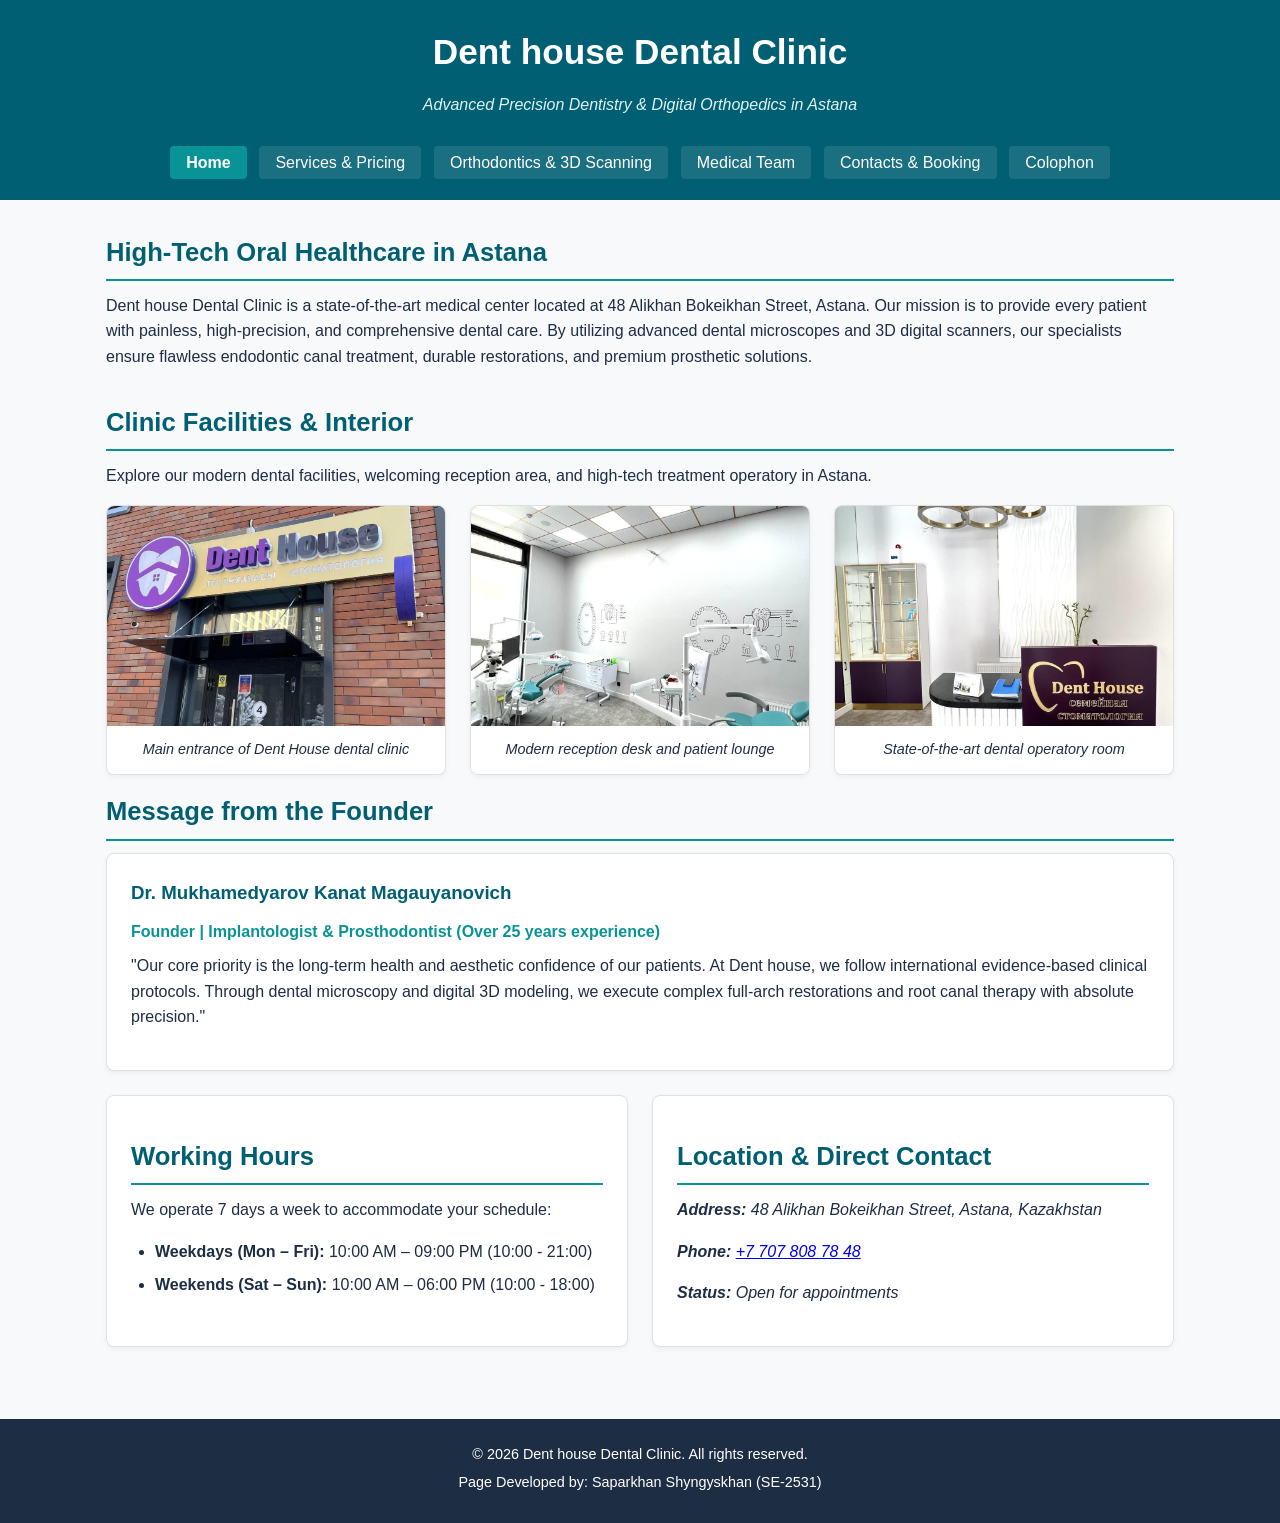
<file: index.html>
<!DOCTYPE html>
<html lang="en">
<head>
  <meta charset="UTF-8">
  <meta name="viewport" content="width=device-width, initial-scale=1.0">
  <meta name="author" content="Saparkhan Shyngyskhan">
  <meta name="description" content="Official website of Dent house dental clinic in Astana. High-precision microscopic treatment and digital orthopedics.">
  <title>Dent house — Dental Clinic in Astana</title>
  <link rel="stylesheet" href="styles.css">
</head>
<body>
<!-- Author: Saparkhan Shyngyskhan | Group: SE-2531 -->

<header class="main-header">
  <div class="header-container">
    <h1 class="site-title">Dent house Dental Clinic</h1>
    <p class="site-tagline">Advanced Precision Dentistry & Digital Orthopedics in Astana</p>
    <nav class="main-nav">
      <ul class="nav-list">
        <li><a href="index.html" class="nav-link active">Home</a></li>
        <li><a href="services.html" class="nav-link">Services & Pricing</a></li>
        <li><a href="orthodontics.html" class="nav-link">Orthodontics & 3D Scanning</a></li>
        <li><a href="team.html" class="nav-link">Medical Team</a></li>
        <li><a href="contacts.html" class="nav-link">Contacts & Booking</a></li>
        <li><a href="colophon.html" class="nav-link">Colophon</a></li>
      </ul>
    </nav>
  </div>
</header>

<main class="main-content">
  <section class="hero-section">
    <h2>High-Tech Oral Healthcare in Astana</h2>
    <p>Dent house Dental Clinic is a state-of-the-art medical center located at 48 Alikhan Bokeikhan Street, Astana. Our mission is to provide every patient with painless, high-precision, and comprehensive dental care. By utilizing advanced dental microscopes and 3D digital scanners, our specialists ensure flawless endodontic canal treatment, durable restorations, and premium prosthetic solutions.</p>
  </section>

  <section class="clinic-gallery">
    <h2>Clinic Facilities & Interior</h2>
    <p>Explore our modern dental facilities, welcoming reception area, and high-tech treatment operatory in Astana.</p>

    <div class="gallery-grid">
      <figure class="gallery-card">
        <img src="images/1.jpeg" alt="Dent House exterior" class="gallery-img">
        <figcaption>Main entrance of Dent House dental clinic</figcaption>
      </figure>

      <figure class="gallery-card">
        <img src="images/2.jpeg" alt="Dent House reception" class="gallery-img">
        <figcaption>Modern reception desk and patient lounge</figcaption>
      </figure>

      <figure class="gallery-card">
        <img src="images/3.jpeg" alt="Dent House operatory" class="gallery-img">
        <figcaption>State-of-the-art dental operatory room</figcaption>
      </figure>
    </div>
  </section>

  <section class="founder-section">
    <h2>Message from the Founder</h2>
    <article class="founder-card">
      <h3>Dr. Mukhamedyarov Kanat Magauyanovich</h3>
      <p class="role-title">Founder | Implantologist & Prosthodontist (Over 25 years experience)</p>
      <blockquote cite="https://denthouse.kz">
        <p>"Our core priority is the long-term health and aesthetic confidence of our patients. At Dent house, we follow international evidence-based clinical protocols. Through dental microscopy and digital 3D modeling, we execute complex full-arch restorations and root canal therapy with absolute precision."</p>
      </blockquote>
    </article>
  </section>

  <section class="info-grid">
    <div class="info-card">
      <h2>Working Hours</h2>
      <p>We operate 7 days a week to accommodate your schedule:</p>
      <ul class="schedule-list">
        <li><strong>Weekdays (Mon – Fri):</strong> 10:00 AM – 09:00 PM (10:00 - 21:00)</li>
        <li><strong>Weekends (Sat – Sun):</strong> 10:00 AM – 06:00 PM (10:00 - 18:00)</li>
      </ul>
    </div>

    <div class="info-card">
      <h2>Location & Direct Contact</h2>
      <address class="contact-address">
        <p><strong>Address:</strong> 48 Alikhan Bokeikhan Street, Astana, Kazakhstan</p>
        <p><strong>Phone:</strong> <a href="tel:+77078087848" class="phone-link">+7 707 808 78 48</a></p>
        <p><strong>Status:</strong> Open for appointments</p>
      </address>
    </div>
  </section>
</main>

<footer class="main-footer">
  <p>&copy; 2026 Dent house Dental Clinic. All rights reserved.</p>
  <p>Page Developed by: Saparkhan Shyngyskhan (SE-2531)</p>
</footer>
</body>
</html>
</file>
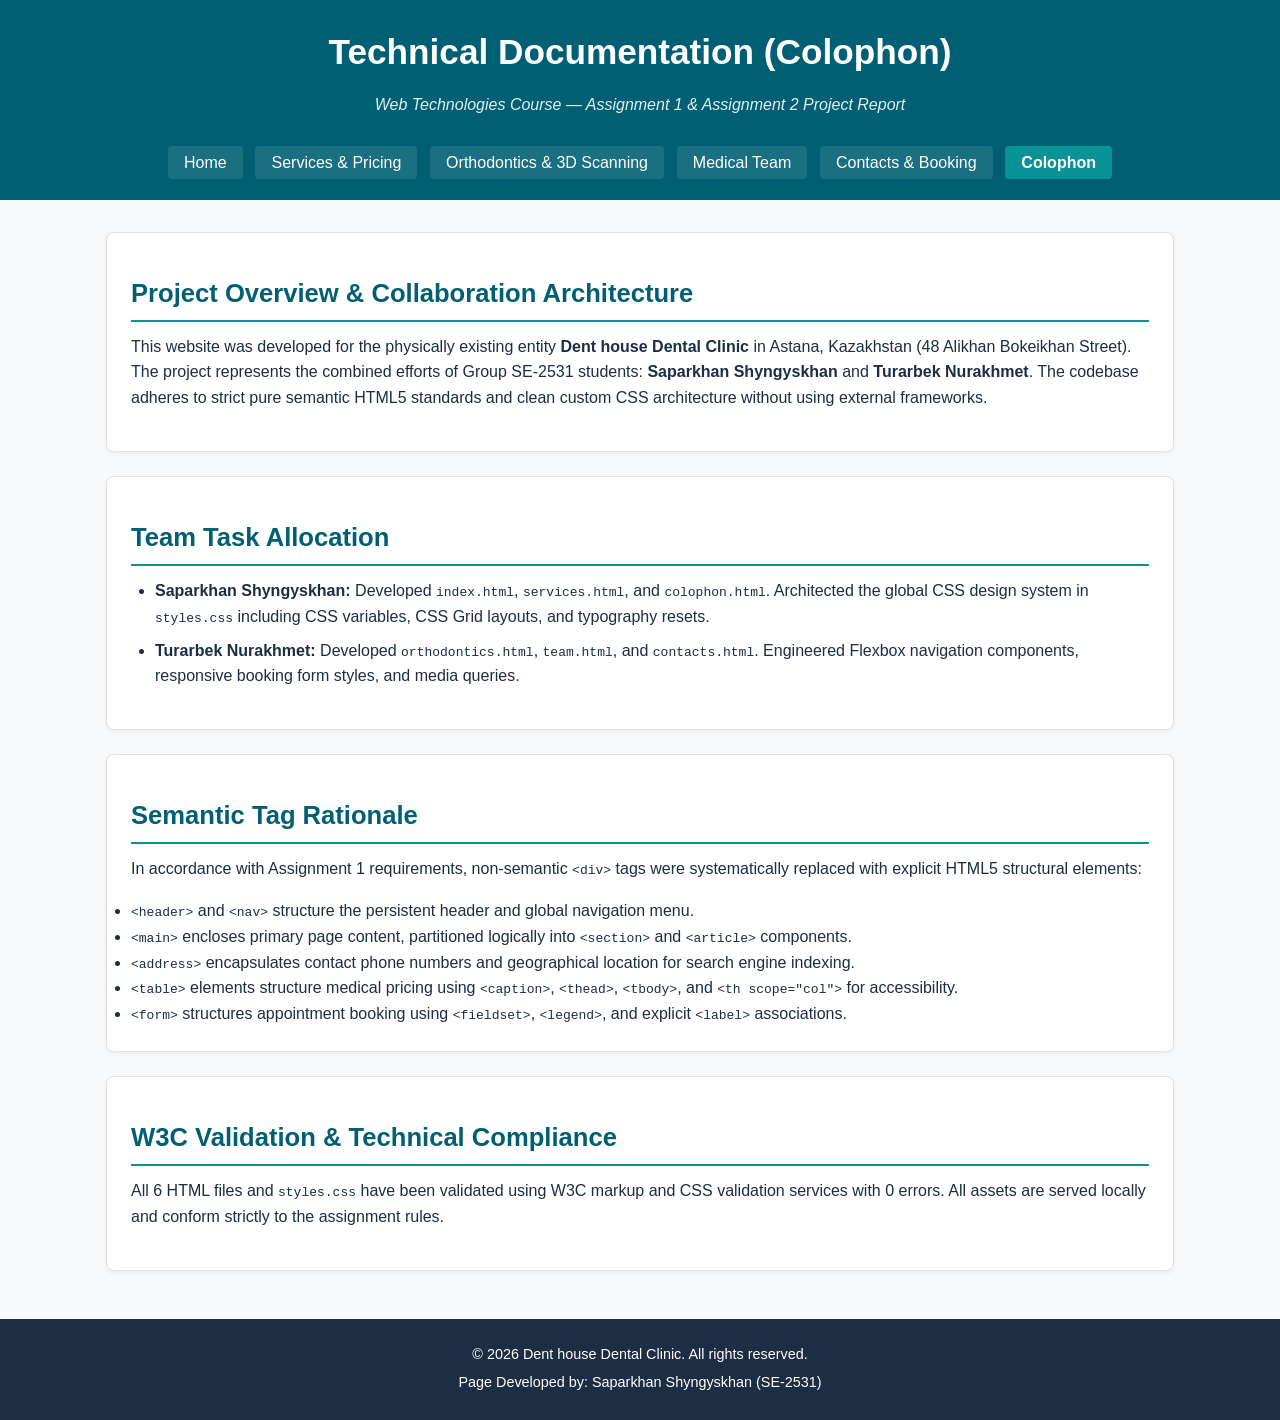
<file: colophon.html>
<!DOCTYPE html>
<html lang="en">
<head>
  <meta charset="UTF-8">
  <meta name="viewport" content="width=device-width, initial-scale=1.0">
  <meta name="author" content="Saparkhan Shyngyskhan">
  <meta name="description" content="Technical documentation and colophon for Dent house dental clinic website project. Group SE-2531.">
  <title>Colophon & Technical Documentation — Dent house Clinic</title>
  <link rel="stylesheet" href="styles.css">
</head>
<body>
<!-- Author: Saparkhan Shyngyskhan | Group: SE-2531 -->

<header class="main-header">
  <div class="header-container">
    <h1 class="site-title">Technical Documentation (Colophon)</h1>
    <p class="site-tagline">Web Technologies Course — Assignment 1 & Assignment 2 Project Report</p>
    <nav class="main-nav">
      <ul class="nav-list">
        <li><a href="index.html" class="nav-link">Home</a></li>
        <li><a href="services.html" class="nav-link">Services & Pricing</a></li>
        <li><a href="orthodontics.html" class="nav-link">Orthodontics & 3D Scanning</a></li>
        <li><a href="team.html" class="nav-link">Medical Team</a></li>
        <li><a href="contacts.html" class="nav-link">Contacts & Booking</a></li>
        <li><a href="colophon.html" class="nav-link active">Colophon</a></li>
      </ul>
    </nav>
  </div>
</header>

<main class="main-content">
  <section class="doc-section">
    <h2>Project Overview & Collaboration Architecture</h2>
    <p>This website was developed for the physically existing entity <strong>Dent house Dental Clinic</strong> in Astana, Kazakhstan (48 Alikhan Bokeikhan Street). The project represents the combined efforts of Group SE-2531 students: <strong>Saparkhan Shyngyskhan</strong> and <strong>Turarbek Nurakhmet</strong>. The codebase adheres to strict pure semantic HTML5 standards and clean custom CSS architecture without using external frameworks.</p>
  </section>

  <section class="doc-section">
    <h2>Team Task Allocation</h2>
    <ul class="task-list">
      <li><strong>Saparkhan Shyngyskhan:</strong> Developed <code>index.html</code>, <code>services.html</code>, and <code>colophon.html</code>. Architected the global CSS design system in <code>styles.css</code> including CSS variables, CSS Grid layouts, and typography resets.</li>
      <li><strong>Turarbek Nurakhmet:</strong> Developed <code>orthodontics.html</code>, <code>team.html</code>, and <code>contacts.html</code>. Engineered Flexbox navigation components, responsive booking form styles, and media queries.</li>
    </ul>
  </section>

  <section class="doc-section">
    <h2>Semantic Tag Rationale</h2>
    <p>In accordance with Assignment 1 requirements, non-semantic <code>&lt;div&gt;</code> tags were systematically replaced with explicit HTML5 structural elements:</p>
    <ul>
      <li><code>&lt;header&gt;</code> and <code>&lt;nav&gt;</code> structure the persistent header and global navigation menu.</li>
      <li><code>&lt;main&gt;</code> encloses primary page content, partitioned logically into <code>&lt;section&gt;</code> and <code>&lt;article&gt;</code> components.</li>
      <li><code>&lt;address&gt;</code> encapsulates contact phone numbers and geographical location for search engine indexing.</li>
      <li><code>&lt;table&gt;</code> elements structure medical pricing using <code>&lt;caption&gt;</code>, <code>&lt;thead&gt;</code>, <code>&lt;tbody&gt;</code>, and <code>&lt;th scope="col"&gt;</code> for accessibility.</li>
      <li><code>&lt;form&gt;</code> structures appointment booking using <code>&lt;fieldset&gt;</code>, <code>&lt;legend&gt;</code>, and explicit <code>&lt;label&gt;</code> associations.</li>
    </ul>
  </section>

  <section class="doc-section">
    <h2>W3C Validation & Technical Compliance</h2>
    <p>All 6 HTML files and <code>styles.css</code> have been validated using W3C markup and CSS validation services with 0 errors. All assets are served locally and conform strictly to the assignment rules.</p>
  </section>
</main>

<footer class="main-footer">
  <p>&copy; 2026 Dent house Dental Clinic. All rights reserved.</p>
  <p>Page Developed by: Saparkhan Shyngyskhan (SE-2531)</p>
</footer>
</body>
</html>
</file>
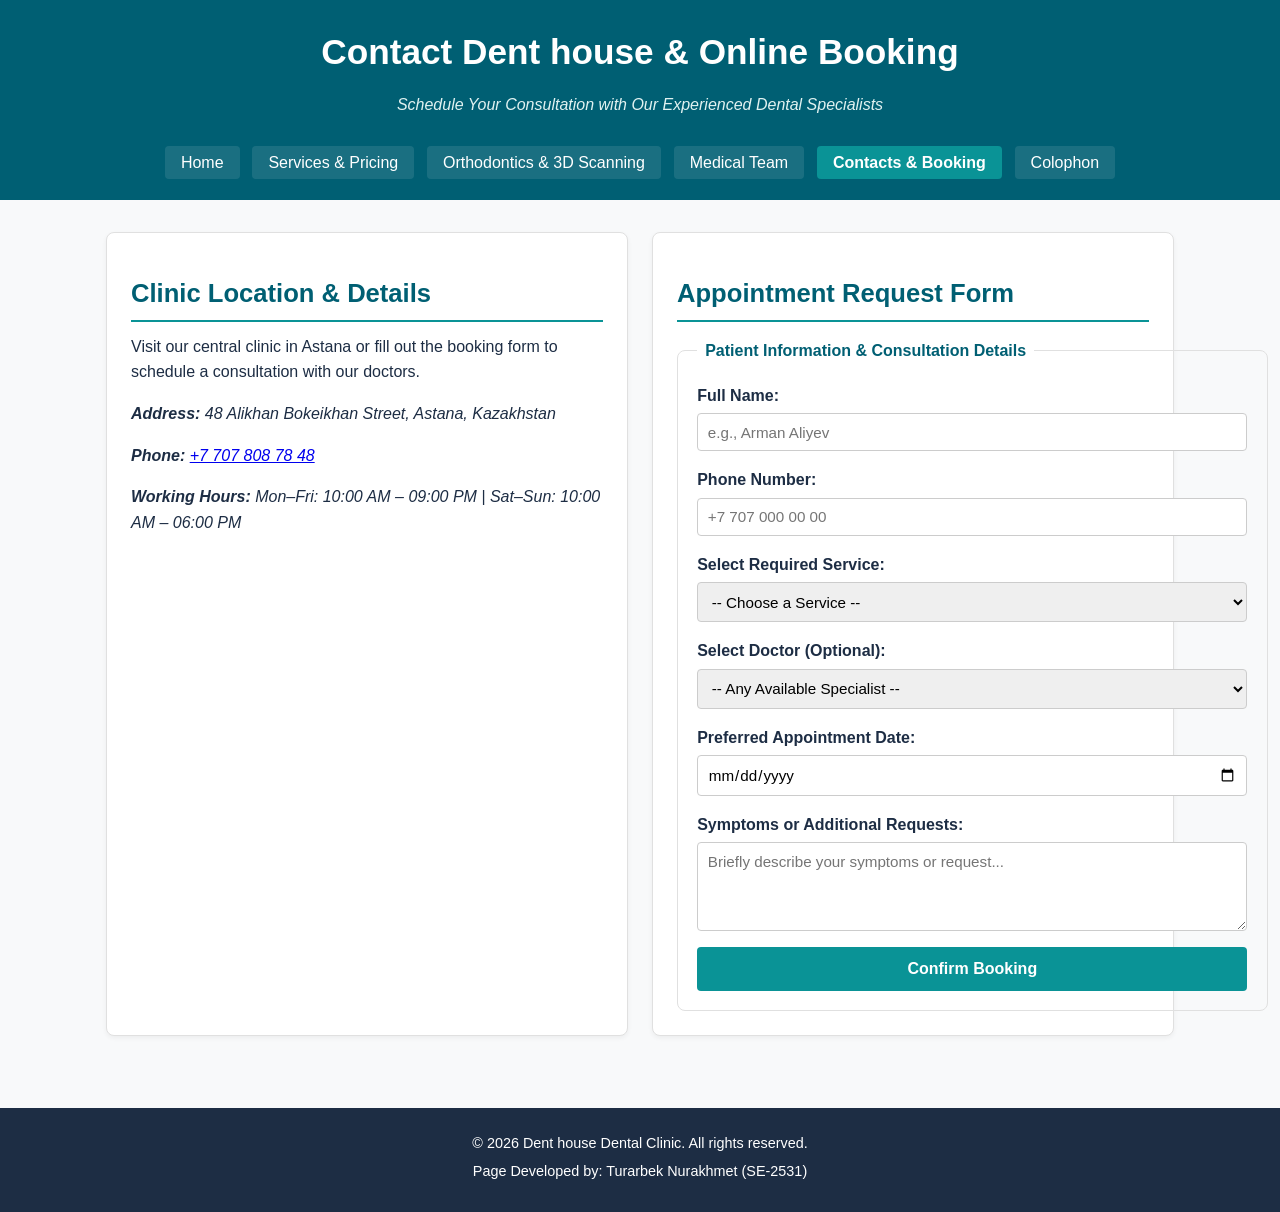
<file: contacts.html>
<!DOCTYPE html>
<html lang="en">
<head>
  <meta charset="UTF-8">
  <meta name="viewport" content="width=device-width, initial-scale=1.0">
  <meta name="author" content="Turarbek Nurakhmet">
  <meta name="description" content="Contact details and online appointment booking form for Dent house dental clinic in Astana.">
  <title>Contacts & Booking — Dent house Clinic</title>
  <link rel="stylesheet" href="styles.css">
</head>
<body>
<!-- Author: Turarbek Nurakhmet | Group: SE-2531 -->

<header class="main-header">
  <div class="header-container">
    <h1 class="site-title">Contact Dent house & Online Booking</h1>
    <p class="site-tagline">Schedule Your Consultation with Our Experienced Dental Specialists</p>
    <nav class="main-nav">
      <ul class="nav-list">
        <li><a href="index.html" class="nav-link">Home</a></li>
        <li><a href="services.html" class="nav-link">Services & Pricing</a></li>
        <li><a href="orthodontics.html" class="nav-link">Orthodontics & 3D Scanning</a></li>
        <li><a href="team.html" class="nav-link">Medical Team</a></li>
        <li><a href="contacts.html" class="nav-link active">Contacts & Booking</a></li>
        <li><a href="colophon.html" class="nav-link">Colophon</a></li>
      </ul>
    </nav>
  </div>
</header>

<main class="main-content">
  <section class="contact-grid">
    <div class="contact-info-card">
      <h2>Clinic Location & Details</h2>
      <p>Visit our central clinic in Astana or fill out the booking form to schedule a consultation with our doctors.</p>
      <address class="contact-details">
        <p><strong>Address:</strong> 48 Alikhan Bokeikhan Street, Astana, Kazakhstan</p>
        <p><strong>Phone:</strong> <a href="tel:+77078087848" class="phone-link">+7 707 808 78 48</a></p>
        <p><strong>Working Hours:</strong> Mon–Fri: 10:00 AM – 09:00 PM | Sat–Sun: 10:00 AM – 06:00 PM</p>
      </address>
    </div>

    <div class="booking-form-wrapper">
      <h2>Appointment Request Form</h2>
      <form action="#" method="post" class="appointment-form">
        <fieldset class="form-group">
          <legend>Patient Information & Consultation Details</legend>

          <div class="form-field">
            <label for="fullname">Full Name:</label>
            <input type="text" id="fullname" name="fullname" required placeholder="e.g., Arman Aliyev">
          </div>

          <div class="form-field">
            <label for="phone">Phone Number:</label>
            <input type="tel" id="phone" name="phone" required placeholder="+7 707 000 00 00">
          </div>

          <div class="form-field">
            <label for="service">Select Required Service:</label>
            <select id="service" name="service" required>
              <option value="">-- Choose a Service --</option>
              <option value="caries">Caries Treatment (From 24,000 KZT)</option>
              <option value="extraction">Tooth Extraction (From 20,000 KZT)</option>
              <option value="microscope">Microscopic Root Canal Therapy</option>
              <option value="implantation">Dental Implantation (From 200,000 KZT)</option>
              <option value="crown">Zirconia / Metal-Ceramic Crown</option>
              <option value="orthodontics">Orthodontics & 3D Intraoral Scanning</option>
              <option value="pediatric">Pediatric Dental Care</option>
            </select>
          </div>

          <div class="form-field">
            <label for="doctor">Select Doctor (Optional):</label>
            <select id="doctor" name="doctor">
              <option value="">-- Any Available Specialist --</option>
              <option value="kanat">Dr. Mukhamedyarov Kanat Magauyanovich (Implantologist / Prosthodontist)</option>
              <option value="bagzhan">Dr. Tauershe Bagzhan Ordabayevich (Surgeon / Implantologist)</option>
              <option value="sarzhan">Dr. Kenzhe Sarzhan Baizhanovich (Therapist / Surgeon)</option>
              <option value="zukhra">Dr. Sagimbayeva Zukhra Berikovna (Microscopist)</option>
              <option value="zhamilya">Dr. Shalabay Zhamilya Kairatovna (Microscopist)</option>
              <option value="svetlana">Dr. Tukesheva Svetlana Maratovna (Periodontist)</option>
              <option value="symbat">Dr. Abzhapbar Symbat Bagdatovna (Pediatric / Microscopist)</option>
              <option value="alma">Dr. Otarbayeva Alma Amanzholovna (Orthodontist)</option>
            </select>
          </div>

          <div class="form-field">
            <label for="visit-date">Preferred Appointment Date:</label>
            <input type="date" id="visit-date" name="visit-date" required>
          </div>

          <div class="form-field">
            <label for="comments">Symptoms or Additional Requests:</label>
            <textarea id="comments" name="comments" rows="4" placeholder="Briefly describe your symptoms or request..."></textarea>
          </div>

          <button type="submit" class="submit-btn">Confirm Booking</button>
        </fieldset>
      </form>
    </div>
  </section>
</main>

<footer class="main-footer">
  <p>&copy; 2026 Dent house Dental Clinic. All rights reserved.</p>
  <p>Page Developed by: Turarbek Nurakhmet (SE-2531)</p>
</footer>
</body>
</html>
</file>
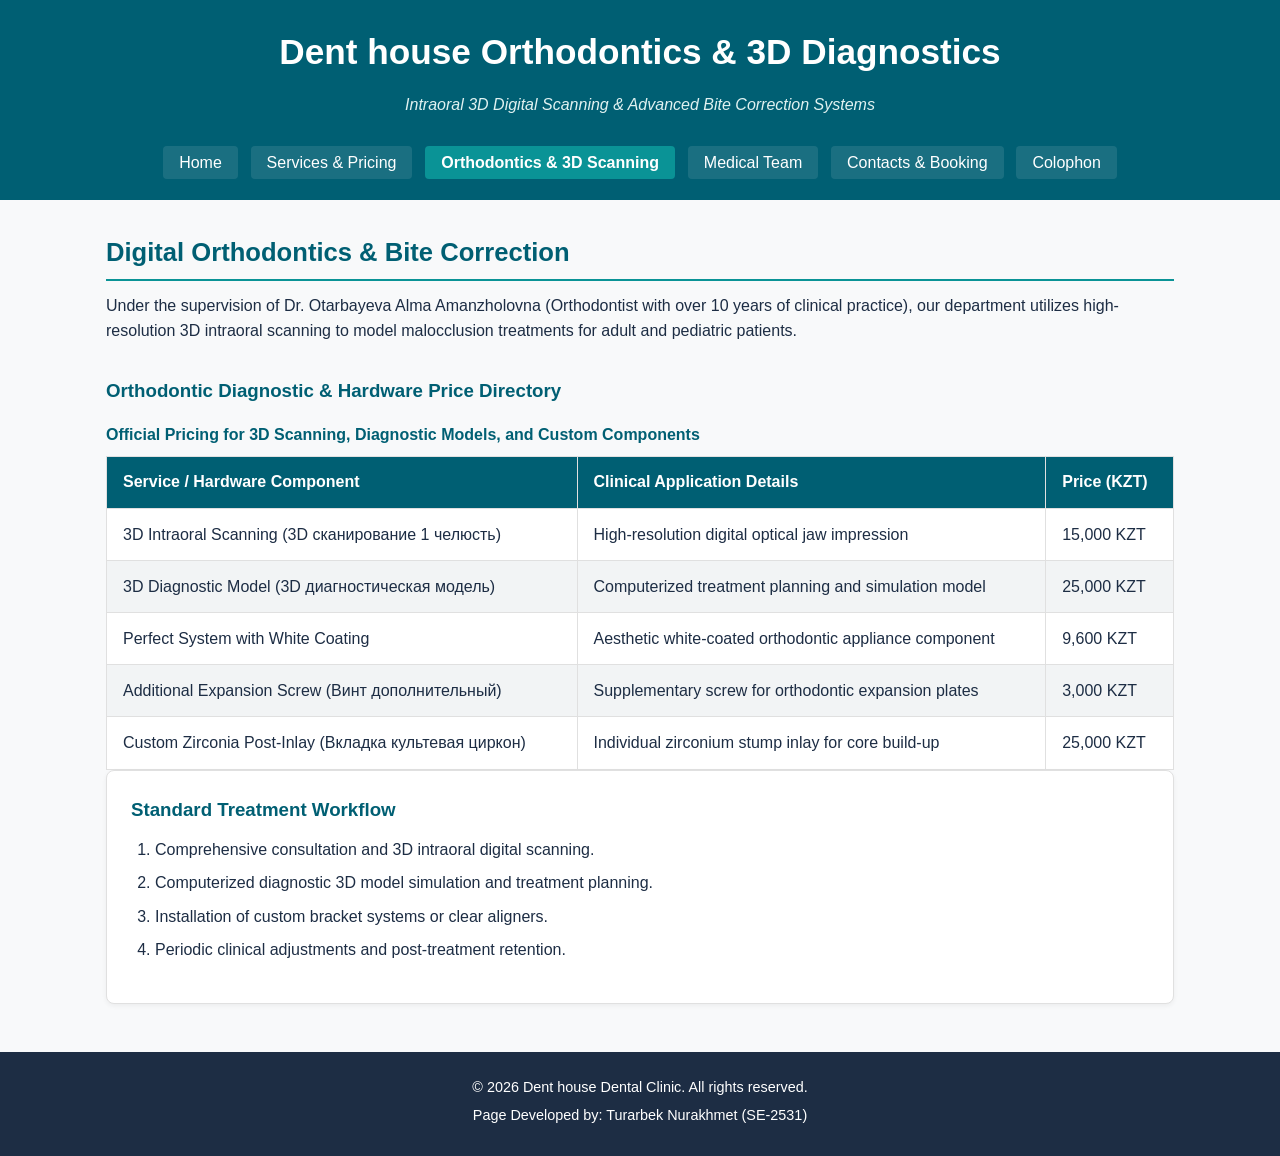
<file: orthodontics.html>
<!DOCTYPE html>
<html lang="en">
<head>
  <meta charset="UTF-8">
  <meta name="viewport" content="width=device-width, initial-scale=1.0">
  <meta name="author" content="Turarbek Nurakhmet">
  <meta name="description" content="Orthodontics, 3D intraoral scanning, and diagnostic modeling at Dent house clinic in Astana.">
  <title>Orthodontics & 3D Diagnostics — Dent house Clinic</title>
  <link rel="stylesheet" href="styles.css">
</head>
<body>
<!-- Author: Turarbek Nurakhmet | Group: SE-2531 -->

<header class="main-header">
  <div class="header-container">
    <h1 class="site-title">Dent house Orthodontics & 3D Diagnostics</h1>
    <p class="site-tagline">Intraoral 3D Digital Scanning & Advanced Bite Correction Systems</p>
    <nav class="main-nav">
      <ul class="nav-list">
        <li><a href="index.html" class="nav-link">Home</a></li>
        <li><a href="services.html" class="nav-link">Services & Pricing</a></li>
        <li><a href="orthodontics.html" class="nav-link active">Orthodontics & 3D Scanning</a></li>
        <li><a href="team.html" class="nav-link">Medical Team</a></li>
        <li><a href="contacts.html" class="nav-link">Contacts & Booking</a></li>
        <li><a href="colophon.html" class="nav-link">Colophon</a></li>
      </ul>
    </nav>
  </div>
</header>

<main class="main-content">
  <section class="ortho-section">
    <h2>Digital Orthodontics & Bite Correction</h2>
    <p>Under the supervision of Dr. Otarbayeva Alma Amanzholovna (Orthodontist with over 10 years of clinical practice), our department utilizes high-resolution 3D intraoral scanning to model malocclusion treatments for adult and pediatric patients.</p>

    <article class="table-wrapper">
      <h3>Orthodontic Diagnostic & Hardware Price Directory</h3>
      <table class="data-table">
        <caption>Official Pricing for 3D Scanning, Diagnostic Models, and Custom Components</caption>
        <thead>
        <tr>
          <th scope="col">Service / Hardware Component</th>
          <th scope="col">Clinical Application Details</th>
          <th scope="col">Price (KZT)</th>
        </tr>
        </thead>
        <tbody>
        <tr>
          <td>3D Intraoral Scanning (3D сканирование 1 челюсть)</td>
          <td>High-resolution digital optical jaw impression</td>
          <td>15,000 KZT</td>
        </tr>
        <tr>
          <td>3D Diagnostic Model (3D диагностическая модель)</td>
          <td>Computerized treatment planning and simulation model</td>
          <td>25,000 KZT</td>
        </tr>
        <tr>
          <td>Perfect System with White Coating</td>
          <td>Aesthetic white-coated orthodontic appliance component</td>
          <td>9,600 KZT</td>
        </tr>
        <tr>
          <td>Additional Expansion Screw (Винт дополнительный)</td>
          <td>Supplementary screw for orthodontic expansion plates</td>
          <td>3,000 KZT</td>
        </tr>
        <tr>
          <td>Custom Zirconia Post-Inlay (Вкладка культевая циркон)</td>
          <td>Individual zirconium stump inlay for core build-up</td>
          <td>25,000 KZT</td>
        </tr>
        </tbody>
      </table>
    </article>

    <article class="workflow-card">
      <h3>Standard Treatment Workflow</h3>
      <ol class="step-list">
        <li>Comprehensive consultation and 3D intraoral digital scanning.</li>
        <li>Computerized diagnostic 3D model simulation and treatment planning.</li>
        <li>Installation of custom bracket systems or clear aligners.</li>
        <li>Periodic clinical adjustments and post-treatment retention.</li>
      </ol>
    </article>
  </section>
</main>

<footer class="main-footer">
  <p>&copy; 2026 Dent house Dental Clinic. All rights reserved.</p>
  <p>Page Developed by: Turarbek Nurakhmet (SE-2531)</p>
</footer>
</body>
</html>
</file>
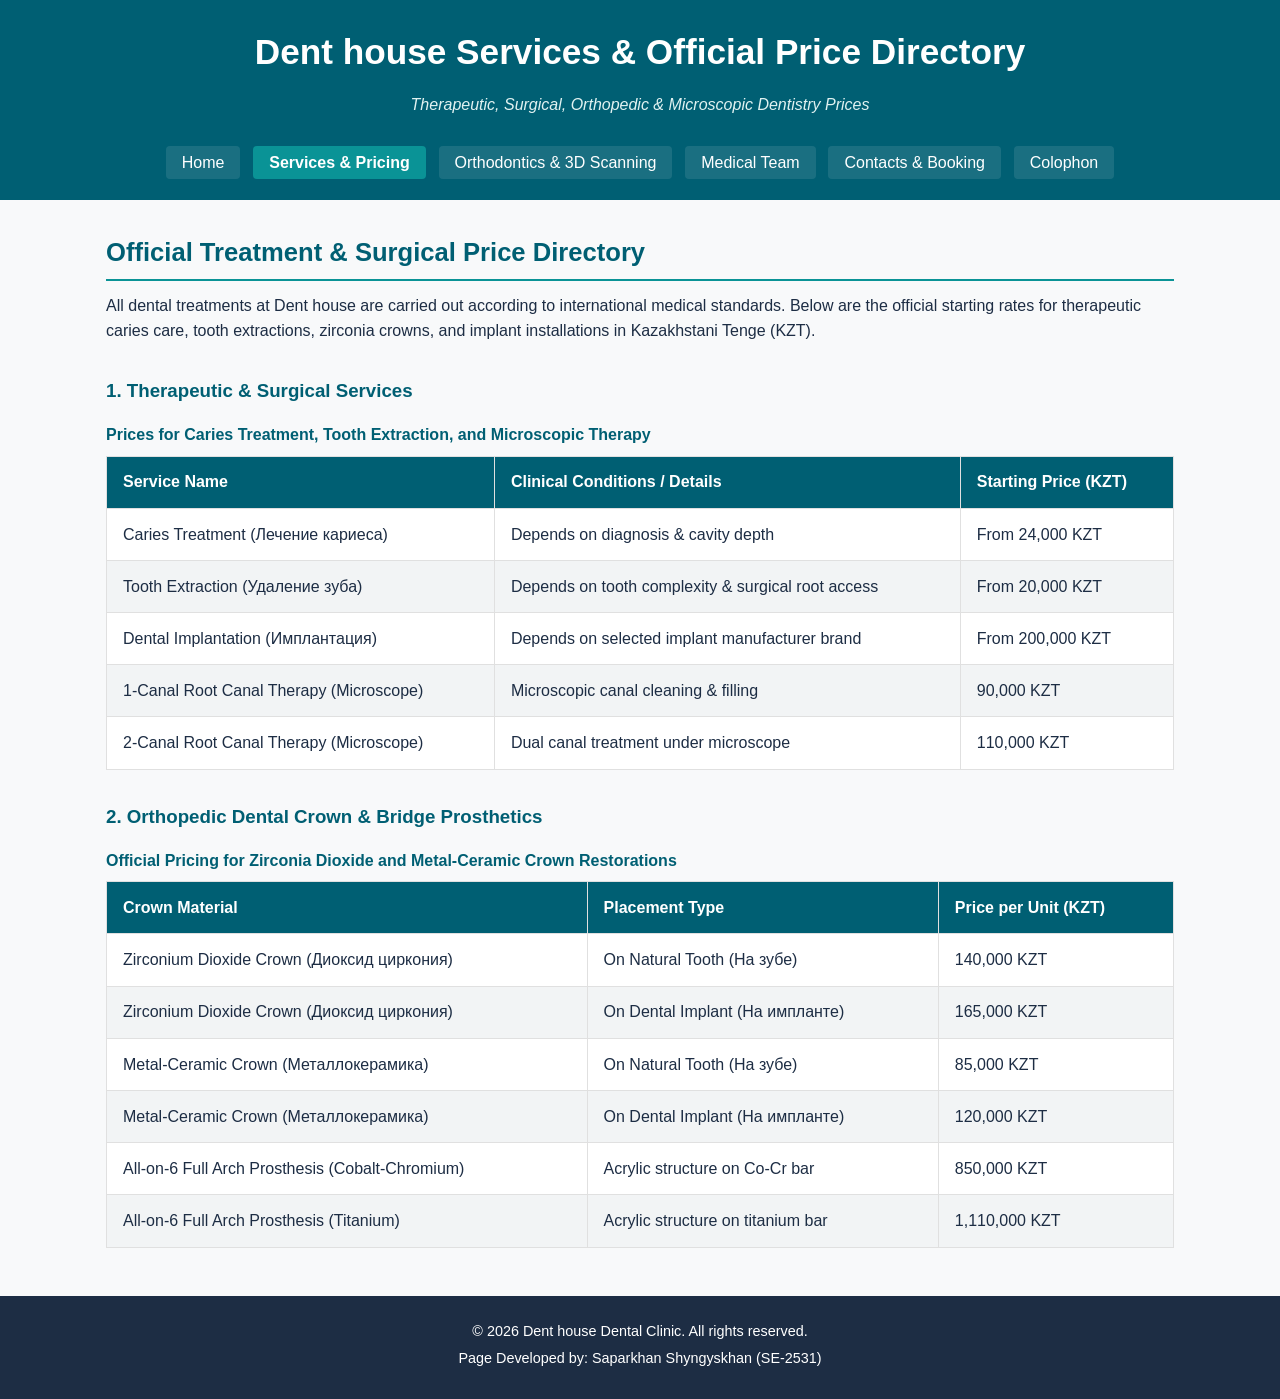
<file: services.html>
<!DOCTYPE html>
<html lang="en">
<head>
  <meta charset="UTF-8">
  <meta name="viewport" content="width=device-width, initial-scale=1.0">
  <meta name="author" content="Saparkhan Shyngyskhan">
  <title>Services & Pricing — Dent house Clinic</title>
  <link rel="stylesheet" href="styles.css">
</head>
<body>
<!-- Author: Shyngyskhan-->

<header class="main-header">
  <div class="header-container">
    <h1 class="site-title">Dent house Services & Official Price Directory</h1>
    <p class="site-tagline">Therapeutic, Surgical, Orthopedic & Microscopic Dentistry Prices</p>
    <nav class="main-nav">
      <ul class="nav-list">
        <li><a href="index.html" class="nav-link">Home</a></li>
        <li><a href="services.html" class="nav-link active">Services & Pricing</a></li>
        <li><a href="orthodontics.html" class="nav-link">Orthodontics & 3D Scanning</a></li>
        <li><a href="team.html" class="nav-link">Medical Team</a></li>
        <li><a href="contacts.html" class="nav-link">Contacts & Booking</a></li>
        <li><a href="colophon.html" class="nav-link">Colophon</a></li>
      </ul>
    </nav>
  </div>
</header>

<main class="main-content">
  <section class="services-overview">
    <h2>Official Treatment & Surgical Price Directory</h2>
    <p>All dental treatments at Dent house are carried out according to international medical standards. Below are the official starting rates for therapeutic caries care, tooth extractions, zirconia crowns, and implant installations in Kazakhstani Tenge (KZT).</p>

    <article class="table-wrapper">
      <h3>1. Therapeutic & Surgical Services</h3>
      <table class="data-table">
        <caption>Prices for Caries Treatment, Tooth Extraction, and Microscopic Therapy</caption>
        <thead>
        <tr>
          <th scope="col">Service Name</th>
          <th scope="col">Clinical Conditions / Details</th>
          <th scope="col">Starting Price (KZT)</th>
        </tr>
        </thead>
        <tbody>
        <tr>
          <td>Caries Treatment (Лечение кариеса)</td>
          <td>Depends on diagnosis & cavity depth</td>
          <td>From 24,000 KZT</td>
        </tr>
        <tr>
          <td>Tooth Extraction (Удаление зуба)</td>
          <td>Depends on tooth complexity & surgical root access</td>
          <td>From 20,000 KZT</td>
        </tr>
        <tr>
          <td>Dental Implantation (Имплантация)</td>
          <td>Depends on selected implant manufacturer brand</td>
          <td>From 200,000 KZT</td>
        </tr>
        <tr>
          <td>1-Canal Root Canal Therapy (Microscope)</td>
          <td>Microscopic canal cleaning & filling</td>
          <td>90,000 KZT</td>
        </tr>
        <tr>
          <td>2-Canal Root Canal Therapy (Microscope)</td>
          <td>Dual canal treatment under microscope</td>
          <td>110,000 KZT</td>
        </tr>
        </tbody>
      </table>
    </article>

    <article class="table-wrapper">
      <h3>2. Orthopedic Dental Crown & Bridge Prosthetics</h3>
      <table class="data-table">
        <caption>Official Pricing for Zirconia Dioxide and Metal-Ceramic Crown Restorations</caption>
        <thead>
        <tr>
          <th scope="col">Crown Material</th>
          <th scope="col">Placement Type</th>
          <th scope="col">Price per Unit (KZT)</th>
        </tr>
        </thead>
        <tbody>
        <tr>
          <td>Zirconium Dioxide Crown (Диоксид циркония)</td>
          <td>On Natural Tooth (На зубе)</td>
          <td>140,000 KZT</td>
        </tr>
        <tr>
          <td>Zirconium Dioxide Crown (Диоксид циркония)</td>
          <td>On Dental Implant (На импланте)</td>
          <td>165,000 KZT</td>
        </tr>
        <tr>
          <td>Metal-Ceramic Crown (Металлокерамика)</td>
          <td>On Natural Tooth (На зубе)</td>
          <td>85,000 KZT</td>
        </tr>
        <tr>
          <td>Metal-Ceramic Crown (Металлокерамика)</td>
          <td>On Dental Implant (На импланте)</td>
          <td>120,000 KZT</td>
        </tr>
        <tr>
          <td>All-on-6 Full Arch Prosthesis (Cobalt-Chromium)</td>
          <td>Acrylic structure on Co-Cr bar</td>
          <td>850,000 KZT</td>
        </tr>
        <tr>
          <td>All-on-6 Full Arch Prosthesis (Titanium)</td>
          <td>Acrylic structure on titanium bar</td>
          <td>1,110,000 KZT</td>
        </tr>
        </tbody>
      </table>
    </article>
  </section>
</main>

<footer class="main-footer">
  <p>&copy; 2026 Dent house Dental Clinic. All rights reserved.</p>
  <p>Page Developed by: Saparkhan Shyngyskhan (SE-2531)</p>
</footer>
</body>
</html>
</file>
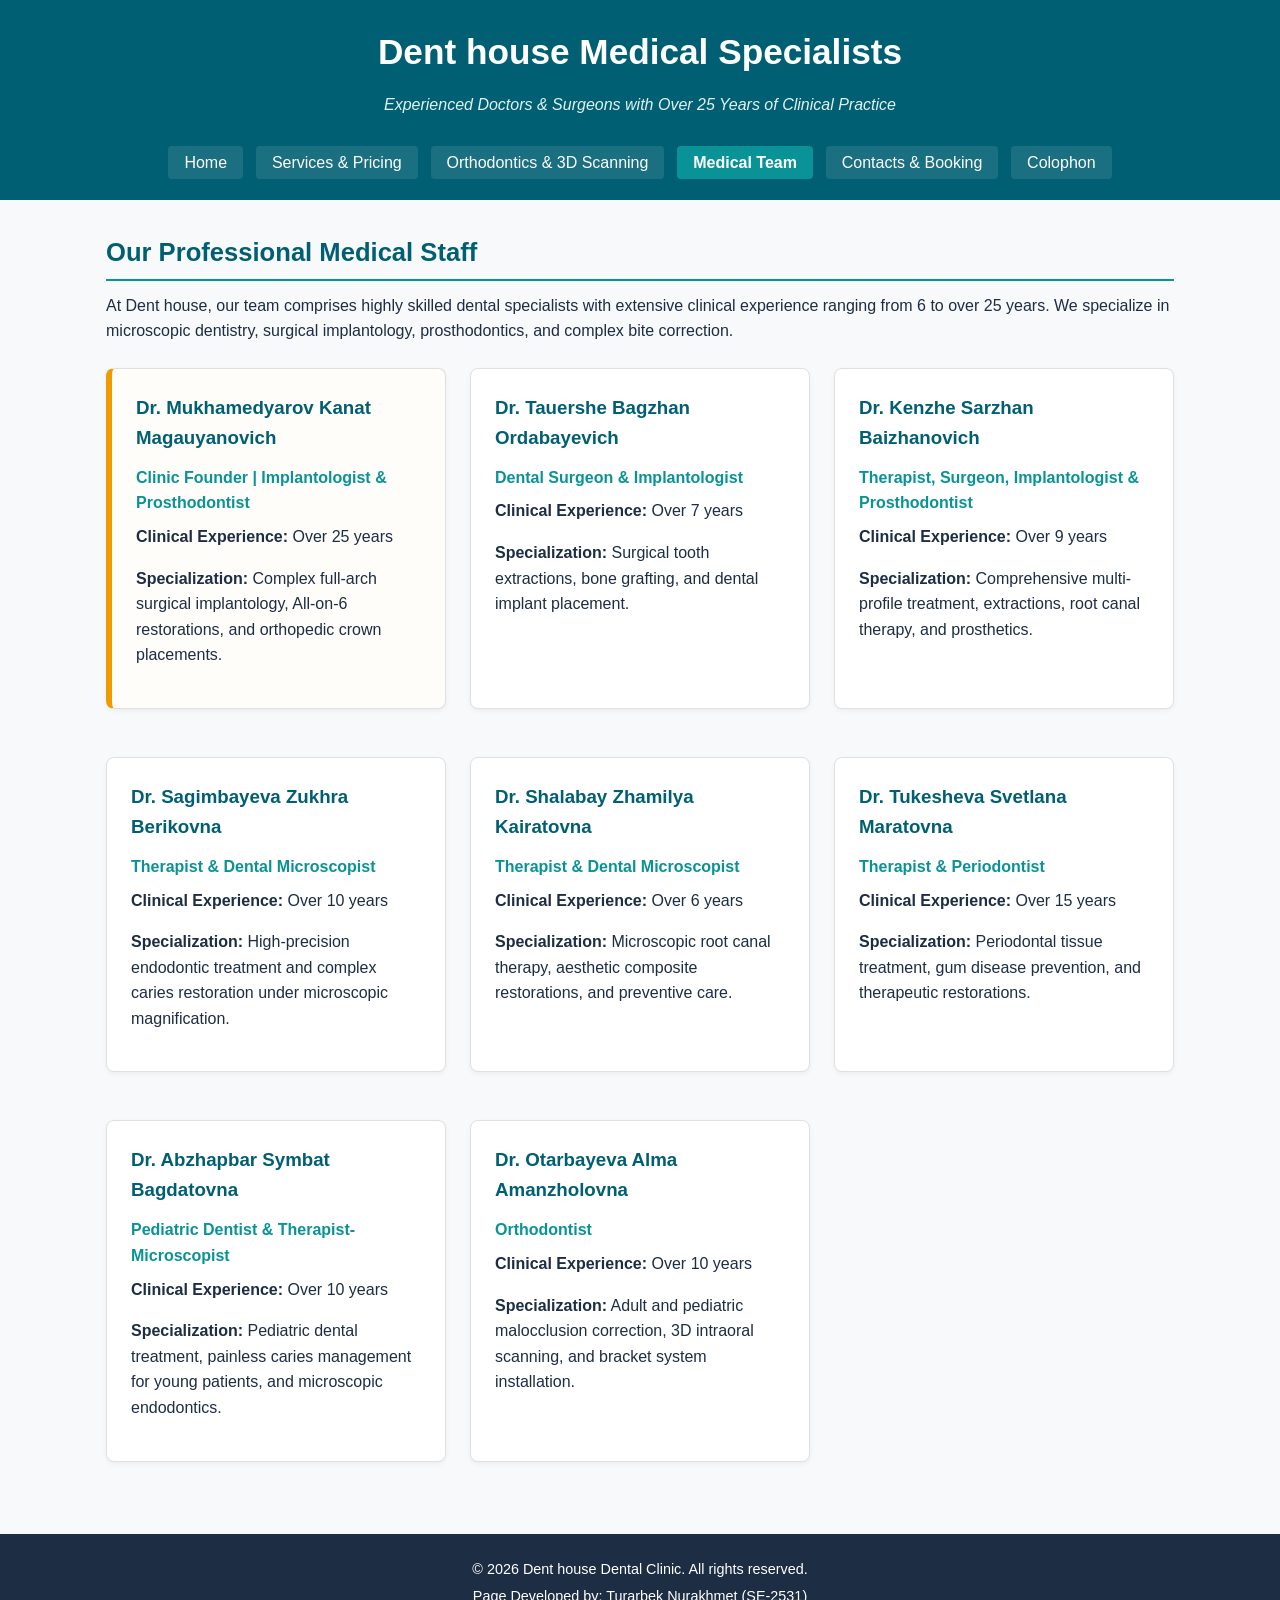
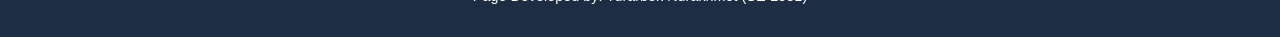
<file: team.html>
<!DOCTYPE html>
<html lang="en">
<head>
  <meta charset="UTF-8">
  <meta name="viewport" content="width=device-width, initial-scale=1.0">
  <meta name="author" content="Turarbek Nurakhmet">
  <title>Medical Team — Dent house Clinic</title>
  <link rel="stylesheet" href="styles.css">
</head>
<body>
<!-- Author: Nurakhmet-->

<header class="main-header">
  <div class="header-container">
    <h1 class="site-title">Dent house Medical Specialists</h1>
    <p class="site-tagline">Experienced Doctors & Surgeons with Over 25 Years of Clinical Practice</p>
    <nav class="main-nav">
      <ul class="nav-list">
        <li><a href="index.html" class="nav-link">Home</a></li>
        <li><a href="services.html" class="nav-link">Services & Pricing</a></li>
        <li><a href="orthodontics.html" class="nav-link">Orthodontics & 3D Scanning</a></li>
        <li><a href="team.html" class="nav-link active">Medical Team</a></li>
        <li><a href="contacts.html" class="nav-link">Contacts & Booking</a></li>
        <li><a href="colophon.html" class="nav-link">Colophon</a></li>
      </ul>
    </nav>
  </div>
</header>

<main class="main-content">
  <section class="team-section">
    <h2>Our Professional Medical Staff</h2>
    <p>At Dent house, our team comprises highly skilled dental specialists with extensive clinical experience ranging from 6 to over 25 years. We specialize in microscopic dentistry, surgical implantology, prosthodontics, and complex bite correction.</p>

    <div class="team-grid">
      <article class="doctor-card highlight-card">
        <h3>Dr. Mukhamedyarov Kanat Magauyanovich</h3>
        <p class="doctor-spec">Clinic Founder | Implantologist & Prosthodontist</p>
        <p><strong>Clinical Experience:</strong> Over 25 years</p>
        <p><strong>Specialization:</strong> Complex full-arch surgical implantology, All-on-6 restorations, and orthopedic crown placements.</p>
      </article>

      <article class="doctor-card">
        <h3>Dr. Tauershe Bagzhan Ordabayevich</h3>
        <p class="doctor-spec">Dental Surgeon & Implantologist</p>
        <p><strong>Clinical Experience:</strong> Over 7 years</p>
        <p><strong>Specialization:</strong> Surgical tooth extractions, bone grafting, and dental implant placement.</p>
      </article>

      <article class="doctor-card">
        <h3>Dr. Kenzhe Sarzhan Baizhanovich</h3>
        <p class="doctor-spec">Therapist, Surgeon, Implantologist & Prosthodontist</p>
        <p><strong>Clinical Experience:</strong> Over 9 years</p>
        <p><strong>Specialization:</strong> Comprehensive multi-profile treatment, extractions, root canal therapy, and prosthetics.</p>
      </article>

      <article class="doctor-card">
        <h3>Dr. Sagimbayeva Zukhra Berikovna</h3>
        <p class="doctor-spec">Therapist & Dental Microscopist</p>
        <p><strong>Clinical Experience:</strong> Over 10 years</p>

        <p><strong>Specialization:</strong> High-precision endodontic treatment and complex caries restoration under microscopic magnification.</p>
      </article>

      <article class="doctor-card">
        <h3>Dr. Shalabay Zhamilya Kairatovna</h3>
        <p class="doctor-spec">Therapist & Dental Microscopist</p>
        <p><strong>Clinical Experience:</strong> Over 6 years</p>
        <p><strong>Specialization:</strong> Microscopic root canal therapy, aesthetic composite restorations, and preventive care.</p>
      </article>

      <article class="doctor-card">
        <h3>Dr. Tukesheva Svetlana Maratovna</h3>
        <p class="doctor-spec">Therapist & Periodontist</p>
        <p><strong>Clinical Experience:</strong> Over 15 years</p>
        <p><strong>Specialization:</strong> Periodontal tissue treatment, gum disease prevention, and therapeutic restorations.</p>
      </article>

      <article class="doctor-card">
        <h3>Dr. Abzhapbar Symbat Bagdatovna</h3>
        <p class="doctor-spec">Pediatric Dentist & Therapist-Microscopist</p>
        <p><strong>Clinical Experience:</strong> Over 10 years</p>
        <p><strong>Specialization:</strong> Pediatric dental treatment, painless caries management for young patients, and microscopic endodontics.</p>
      </article>

      <article class="doctor-card">
        <h3>Dr. Otarbayeva Alma Amanzholovna</h3>
        <p class="doctor-spec">Orthodontist</p>
        <p><strong>Clinical Experience:</strong> Over 10 years</p>
        <p><strong>Specialization:</strong> Adult and pediatric malocclusion correction, 3D intraoral scanning, and bracket system installation.</p>
      </article>
    </div>
  </section>
</main>

<footer class="main-footer">
  <p>&copy; 2026 Dent house Dental Clinic. All rights reserved.</p>
  <p>Page Developed by: Turarbek Nurakhmet (SE-2531)</p>
</footer>
</body>
</html>
</file>
<file: styles.css>
/* ==========================================================================
   CSS DESIGN SYSTEM FOR DENT HOUSE CLINIC
   Group: SE-2531
   Authors: Saparkhan Shyngyskhan & Turarbek Nurakhmet
   ========================================================================== */

/* 1. GLOBAL DESIGN VARIABLES & RESET */
:root {
  --primary-color: #005f73;
  --secondary-color: #0a9396;
  --accent-color: #ee9b00;
  --dark-neutral: #1d2d44;
  --light-bg: #f8f9fa;
  --card-bg: #ffffff;
  --border-color: #e0e0e0;
  --font-heading: 'Segoe UI', Tahoma, Geneva, Verdana, sans-serif;
  --font-body: Arial, Helvetica, sans-serif;
  --base-spacing: 1.5rem;
  --border-radius: 8px;
}

* {
  box-sizing: border-box;
  margin: 0;
  padding: 0;
}

body {
  font-family: var(--font-body);
  line-height: 1.6;
  color: var(--dark-neutral);
  background-color: var(--light-bg);
}

/* 2. TYPOGRAPHY & HEADINGS */
h1, h2, h3 {
  font-family: var(--font-heading);
  color: var(--primary-color);
  margin-bottom: 0.75rem;
}

h1.site-title {
  font-size: 2.2rem;
  color: #ffffff;
}

h2 {
  font-size: 1.6rem;
  border-bottom: 2px solid var(--secondary-color);
  padding-bottom: 0.4rem;
  margin-top: 1rem;
}

p {
  margin-bottom: 1rem;
}

/* 3. HEADER & FLEXBOX NAVIGATION */
.main-header {
  background-color: var(--primary-color);
  color: #ffffff;
  padding: var(--base-spacing) 0;
}

.header-container {
  max-width: 1100px;
  margin: 0 auto;
  padding: 0 1rem;
  display: flex;
  flex-direction: column;
  align-items: center;
  text-align: center;
}

.site-tagline {
  font-style: italic;
  color: #e0f2f1;
  margin-bottom: 1rem;
}

.main-nav {
  width: 100%;
  margin-top: 1rem;
}

.nav-list {
  list-style: none;
  display: flex;
  flex-wrap: wrap;
  justify-content: center;
  gap: 0.8rem;
}

.nav-link {
  color: #ffffff;
  text-decoration: none;
  padding: 0.5rem 1rem;
  border-radius: 4px;
  background-color: rgba(255, 255, 255, 0.1);
  transition: background-color 0.3s ease, color 0.3s ease;
}

.nav-link:hover {
  background-color: var(--accent-color);
  color: #ffffff;
}

.nav-link.active {
  background-color: var(--secondary-color);
  font-weight: bold;
}

/* 4. MAIN LAYOUT CONTAINER */
.main-content {
  max-width: 1100px;
  margin: 2rem auto;
  padding: 0 1rem;
}

/* 5. CSS GRID LAYOUTS */
.info-grid, .team-grid, .contact-grid {
  display: grid;
  grid-template-columns: repeat(auto-fit, minmax(300px, 1fr));
  gap: 1.5rem;
  margin-top: 1.5rem;
}

.info-card, .doctor-card, .contact-info-card, .booking-form-wrapper, .founder-card, .workflow-card, .doc-section {
  background-color: var(--card-bg);
  padding: 1.5rem;
  border-radius: var(--border-radius);
  border: 1px solid var(--border-color);
  box-shadow: 0 2px 5px rgba(0, 0, 0, 0.05);
  margin-bottom: 1.5rem;
}

/* Demonstration of CSS Specificity */
.doctor-card.highlight-card {
  border-left: 6px solid var(--accent-color);
  background-color: #fffdf9;
}

.doctor-spec, .role-title {
  font-weight: bold;
  color: var(--secondary-color);
  margin-bottom: 0.5rem;
}

/* 6. CLINIC GALLERY STYLING */
.clinic-gallery {
  margin-top: 2rem;
}

.gallery-grid {
  display: grid;
  grid-template-columns: repeat(auto-fit, minmax(280px, 1fr));
  gap: 1.5rem;
  margin-top: 1rem;
}

.gallery-card {
  background-color: var(--card-bg);
  border: 1px solid var(--border-color);
  border-radius: var(--border-radius);
  overflow: hidden;
  box-shadow: 0 2px 5px rgba(0, 0, 0, 0.05);
  margin: 0;
}

.gallery-img {
  width: 100%;
  height: 220px;
  object-fit: cover;
  display: block;
}

.gallery-card figcaption {
  padding: 0.8rem 1rem;
  font-size: 0.9rem;
  color: var(--dark-neutral);
  text-align: center;
  background-color: #ffffff;
  font-style: italic;
}

/* 7. LIST STYLING */
.schedule-list, .step-list, .task-list {
  margin-left: 1.5rem;
  margin-bottom: 1rem;
}

.schedule-list li, .step-list li, .task-list li {
  margin-bottom: 0.5rem;
}

/* 8. DATA TABLES */
.table-wrapper {
  margin-top: 2rem;
  overflow-x: auto;
}

.data-table {
  width: 100%;
  border-collapse: collapse;
  background-color: var(--card-bg);
  margin-top: 1rem;
}

.data-table caption {
  caption-side: top;
  font-weight: bold;
  margin-bottom: 0.5rem;
  text-align: left;
  color: var(--primary-color);
}

.data-table th, .data-table td {
  padding: 0.8rem 1rem;
  border: 1px solid var(--border-color);
  text-align: left;
}

.data-table thead {
  background-color: var(--primary-color);
  color: #ffffff;
}

.data-table tbody tr:nth-child(even) {
  background-color: #f2f4f5;
}

/* 9. FORM STYLING (Flexbox Form) */
.appointment-form {
  margin-top: 1rem;
}

.form-group {
  border: 1px solid var(--border-color);
  padding: 1.2rem;
  border-radius: var(--border-radius);
}

.form-group legend {
  padding: 0 0.5rem;
  font-weight: bold;
  color: var(--primary-color);
}

.form-field {
  display: flex;
  flex-direction: column;
  margin-bottom: 1rem;
}

.form-field label {
  margin-bottom: 0.3rem;
  font-weight: bold;
}

.form-field input, .form-field select, .form-field textarea {
  padding: 0.6rem;
  border: 1px solid #ccc;
  border-radius: 4px;
  font-family: inherit;
  font-size: 0.95rem;
}

.form-field input:focus, .form-field select:focus, .form-field textarea:focus {
  outline: none;
  border-color: var(--secondary-color);
  box-shadow: 0 0 4px rgba(10, 147, 150, 0.4);
}

.submit-btn {
  background-color: var(--secondary-color);
  color: #ffffff;
  padding: 0.8rem 1.5rem;
  border: none;
  border-radius: 4px;
  cursor: pointer;
  font-size: 1rem;
  font-weight: bold;
  transition: background-color 0.3s ease;
  width: 100%;
}

.submit-btn:hover {
  background-color: var(--primary-color);
}

/* 10. FOOTER */
.main-footer {
  background-color: var(--dark-neutral);
  color: #ffffff;
  text-align: center;
  padding: 1.5rem 0;
  margin-top: 3rem;
  font-size: 0.9rem;
}

.main-footer p {
  margin-bottom: 0.3rem;
}

/* 11. RESPONSIVE MEDIA QUERIES */
@media (max-width: 768px) {
  .nav-list {
    flex-direction: column;
    width: 100%;
  }

  .nav-link {
    text-align: center;
    display: block;
  }

  h1.site-title {
    font-size: 1.8rem;
  }

  .info-grid, .team-grid, .contact-grid {
    grid-template-columns: 1fr;
  }
}
</file>
